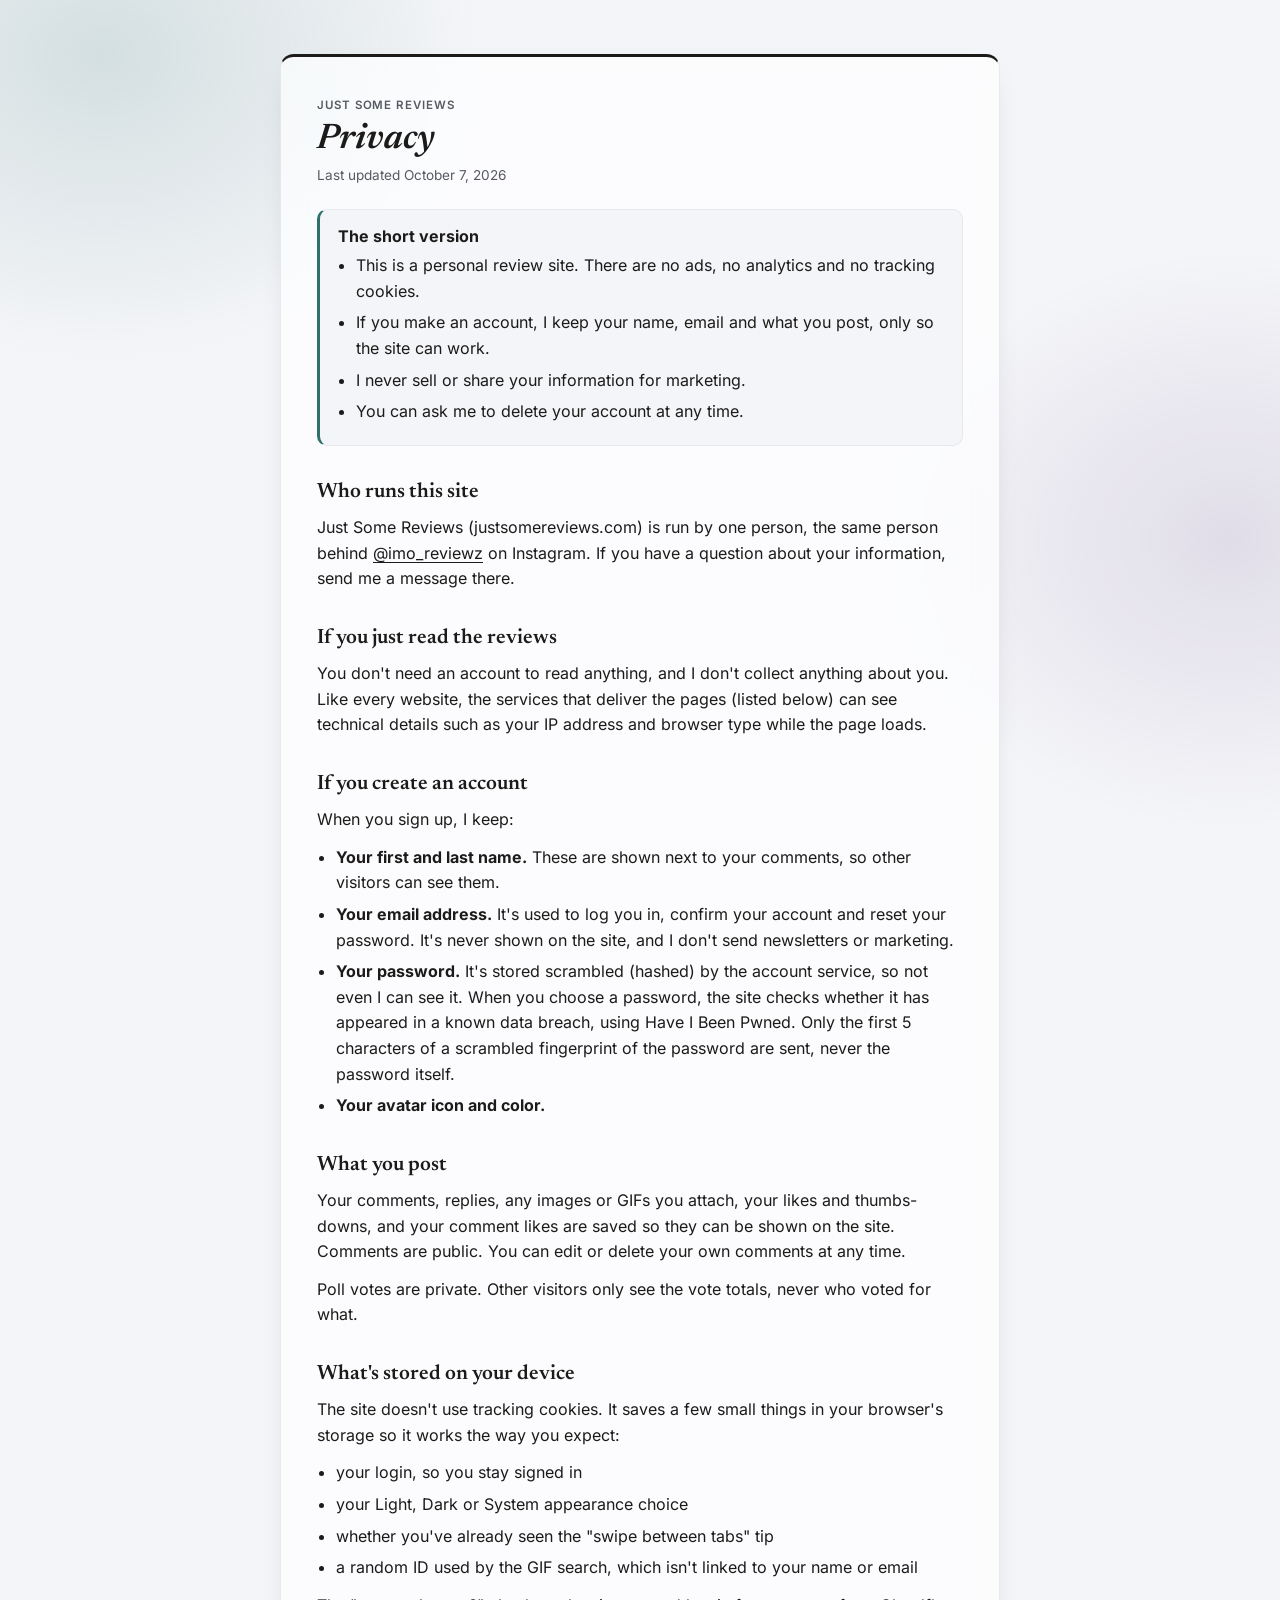
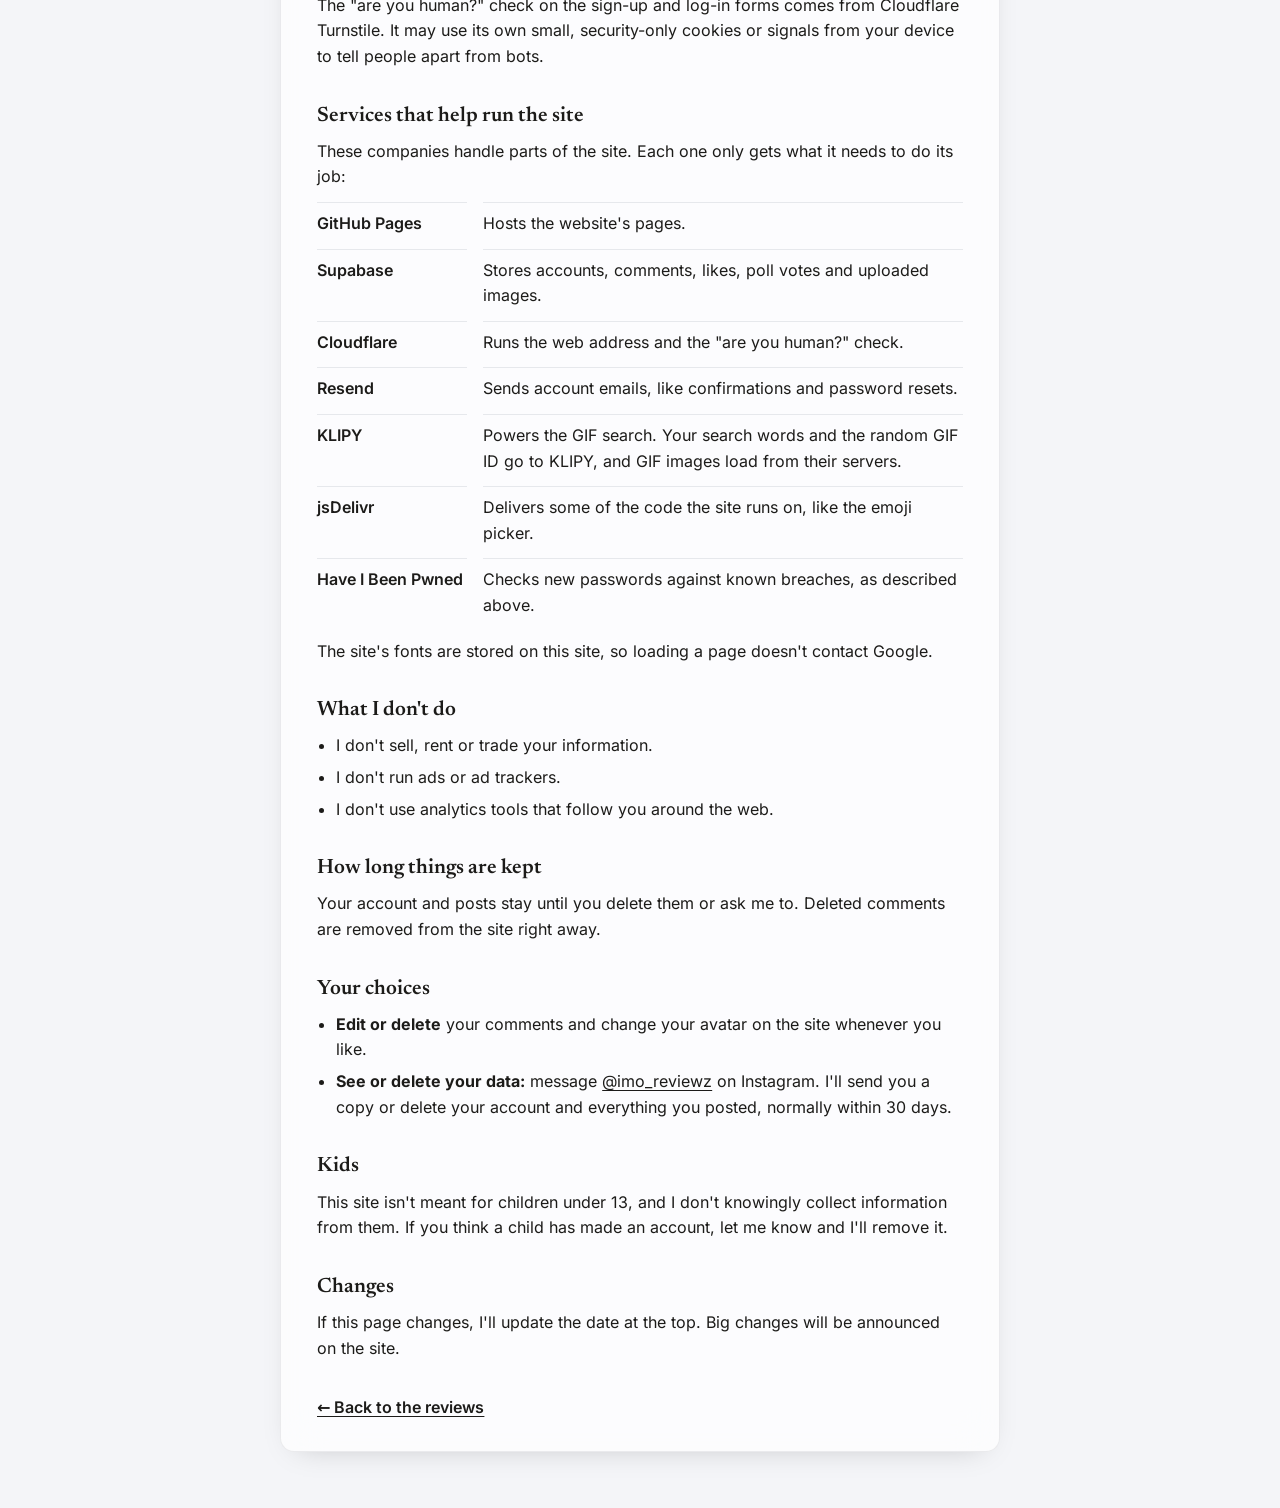
<file: privacy.html>
<!DOCTYPE html>
<html lang="en">
<head>
<meta charset="UTF-8">
<meta name="viewport" content="width=device-width, initial-scale=1">
<title>Privacy — Just Some Reviews</title>
<meta name="description" content="How Just Some Reviews handles your information.">
<script>
  try {
    const saved = localStorage.getItem('theme');
    if(saved === 'light' || saved === 'dark') document.documentElement.dataset.theme = saved;
  } catch(e) {}
</script>
<link rel="stylesheet" href="fonts/fonts.css">
<style>
  :root{
    color-scheme:light;
    --desk:#F4F5F8; --paper:rgba(255,255,255,0.7); --sheet-edge:rgba(28,32,40,0.08);
    --ink:#1C1B19; --ink-soft:#575A61; --rule:#E6E8EC; --tint:#F4F5F8;
    --film:#2F6F6E; --music:#6B4E8E; --tv:#B08B1E;
    --glow-a:rgba(47,111,110,0.16); --glow-b:rgba(107,78,142,0.14);
  }
  @media (prefers-color-scheme: dark){
    :root:not([data-theme="light"]){
      color-scheme:dark;
      --desk:#161513; --paper:rgba(33,31,28,0.7); --sheet-edge:rgba(255,255,255,0.07);
      --ink:#ECE7DD; --ink-soft:#A8A298; --rule:#37342F; --tint:#25231F;
      --glow-a:rgba(47,111,110,0.22); --glow-b:rgba(107,78,142,0.2);
    }
  }
  :root[data-theme="dark"]{
    color-scheme:dark;
    --desk:#161513; --paper:rgba(33,31,28,0.7); --sheet-edge:rgba(255,255,255,0.07);
    --ink:#ECE7DD; --ink-soft:#A8A298; --rule:#37342F; --tint:#25231F;
    --glow-a:rgba(47,111,110,0.22); --glow-b:rgba(107,78,142,0.2);
  }
  *{box-sizing:border-box;}
  body{margin:0;background:var(--desk);color:var(--ink);font-family:'Inter',system-ui,sans-serif;line-height:1.6;padding:clamp(20px, 6vh, 56px) 14px 56px;}
  body::before{content:'';position:fixed;inset:0;z-index:-1;pointer-events:none;
    background:radial-gradient(42vmax 34vmax at 8% 6%, var(--glow-a), transparent 70%), radial-gradient(38vmax 32vmax at 96% 60%, var(--glow-b), transparent 70%);}
  .card{max-width:720px;margin:0 auto;background:var(--paper);border:1px solid var(--sheet-edge);border-top:3px solid var(--ink);border-radius:14px;padding:34px 36px 30px;
    backdrop-filter:blur(20px) saturate(170%);-webkit-backdrop-filter:blur(20px) saturate(170%);box-shadow:0 10px 30px -18px rgba(0,0,0,.25);}
  .brand{display:inline-block;font-size:0.72rem;font-weight:600;letter-spacing:0.08em;color:var(--ink-soft);text-decoration:none;margin-bottom:6px;}
  .brand:hover{color:var(--ink);}
  h1{font-family:'Newsreader',Georgia,serif;font-style:italic;font-weight:600;font-size:2.2rem;line-height:1.15;margin:0 0 4px;}
  .updated{color:var(--ink-soft);font-size:0.85rem;margin:0 0 22px;}
  .summary{background:var(--tint);border:1px solid var(--rule);border-left:3px solid var(--film);border-radius:10px;padding:14px 18px;margin:0 0 26px;}
  .summary strong{display:block;margin-bottom:4px;}
  .summary ul{margin:0;padding-left:1.15em;}
  h2{font-family:'Newsreader',Georgia,serif;font-weight:600;font-size:1.3rem;margin:30px 0 6px;}
  p{margin:0 0 12px;}
  ul{margin:0 0 12px;padding-left:1.2em;}
  li{margin-bottom:6px;}
  a{color:var(--ink);text-underline-offset:3px;}
  .svc{display:grid;grid-template-columns:150px 1fr;gap:4px 16px;margin:6px 0 12px;padding:0;list-style:none;}
  .svc li{margin:0;padding:8px 0;border-top:1px solid var(--rule);}
  .svc li:nth-child(odd){font-weight:600;}
  .back{display:inline-block;margin-top:22px;font-weight:600;}
  @media (max-width: 560px){
    .card{padding:24px 18px 22px;}
    h1{font-size:1.8rem;}
    .svc{grid-template-columns:1fr;gap:0;}
    .svc li:nth-child(even){border-top:none;padding-top:0;}
  }
  @supports not ((backdrop-filter:blur(1px)) or (-webkit-backdrop-filter:blur(1px))){ .card{background:var(--desk);} }
</style>
</head>
<body>
<main class="card">
  <a class="brand" href="/">JUST SOME REVIEWS</a>
  <h1>Privacy</h1>
  <p class="updated">Last updated October 7, 2026</p>

  <div class="summary">
    <strong>The short version</strong>
    <ul>
      <li>This is a personal review site. There are no ads, no analytics and no tracking cookies.</li>
      <li>If you make an account, I keep your name, email and what you post, only so the site can work.</li>
      <li>I never sell or share your information for marketing.</li>
      <li>You can ask me to delete your account at any time.</li>
    </ul>
  </div>

  <h2>Who runs this site</h2>
  <p>Just Some Reviews (justsomereviews.com) is run by one person, the same person behind <a href="https://www.instagram.com/imo_reviewz/" target="_blank" rel="noopener noreferrer">@imo_reviewz</a> on Instagram. If you have a question about your information, send me a message there.</p>

  <h2>If you just read the reviews</h2>
  <p>You don't need an account to read anything, and I don't collect anything about you. Like every website, the services that deliver the pages (listed below) can see technical details such as your IP address and browser type while the page loads.</p>

  <h2>If you create an account</h2>
  <p>When you sign up, I keep:</p>
  <ul>
    <li><strong>Your first and last name.</strong> These are shown next to your comments, so other visitors can see them.</li>
    <li><strong>Your email address.</strong> It's used to log you in, confirm your account and reset your password. It's never shown on the site, and I don't send newsletters or marketing.</li>
    <li><strong>Your password.</strong> It's stored scrambled (hashed) by the account service, so not even I can see it. When you choose a password, the site checks whether it has appeared in a known data breach, using Have I Been Pwned. Only the first 5 characters of a scrambled fingerprint of the password are sent, never the password itself.</li>
    <li><strong>Your avatar icon and color.</strong></li>
  </ul>

  <h2>What you post</h2>
  <p>Your comments, replies, any images or GIFs you attach, your likes and thumbs-downs, and your comment likes are saved so they can be shown on the site. Comments are public. You can edit or delete your own comments at any time.</p>
  <p>Poll votes are private. Other visitors only see the vote totals, never who voted for what.</p>

  <h2>What's stored on your device</h2>
  <p>The site doesn't use tracking cookies. It saves a few small things in your browser's storage so it works the way you expect:</p>
  <ul>
    <li>your login, so you stay signed in</li>
    <li>your Light, Dark or System appearance choice</li>
    <li>whether you've already seen the "swipe between tabs" tip</li>
    <li>a random ID used by the GIF search, which isn't linked to your name or email</li>
  </ul>
  <p>The "are you human?" check on the sign-up and log-in forms comes from Cloudflare Turnstile. It may use its own small, security-only cookies or signals from your device to tell people apart from bots.</p>

  <h2>Services that help run the site</h2>
  <p>These companies handle parts of the site. Each one only gets what it needs to do its job:</p>
  <ul class="svc">
    <li>GitHub Pages</li><li>Hosts the website's pages.</li>
    <li>Supabase</li><li>Stores accounts, comments, likes, poll votes and uploaded images.</li>
    <li>Cloudflare</li><li>Runs the web address and the "are you human?" check.</li>
    <li>Resend</li><li>Sends account emails, like confirmations and password resets.</li>
    <li>KLIPY</li><li>Powers the GIF search. Your search words and the random GIF ID go to KLIPY, and GIF images load from their servers.</li>
    <li>jsDelivr</li><li>Delivers some of the code the site runs on, like the emoji picker.</li>
    <li>Have I Been Pwned</li><li>Checks new passwords against known breaches, as described above.</li>
  </ul>
  <p>The site's fonts are stored on this site, so loading a page doesn't contact Google.</p>

  <h2>What I don't do</h2>
  <ul>
    <li>I don't sell, rent or trade your information.</li>
    <li>I don't run ads or ad trackers.</li>
    <li>I don't use analytics tools that follow you around the web.</li>
  </ul>

  <h2>How long things are kept</h2>
  <p>Your account and posts stay until you delete them or ask me to. Deleted comments are removed from the site right away.</p>

  <h2>Your choices</h2>
  <ul>
    <li><strong>Edit or delete</strong> your comments and change your avatar on the site whenever you like.</li>
    <li><strong>See or delete your data:</strong> message <a href="https://www.instagram.com/imo_reviewz/" target="_blank" rel="noopener noreferrer">@imo_reviewz</a> on Instagram. I'll send you a copy or delete your account and everything you posted, normally within 30 days.</li>
  </ul>

  <h2>Kids</h2>
  <p>This site isn't meant for children under 13, and I don't knowingly collect information from them. If you think a child has made an account, let me know and I'll remove it.</p>

  <h2>Changes</h2>
  <p>If this page changes, I'll update the date at the top. Big changes will be announced on the site.</p>

  <a class="back" href="/">&larr; Back to the reviews</a>
</main>
</body>
</html>
</file>
<file: fonts/fonts.css>
/* Self-hosted fonts for Just Some Reviews, so visitors' browsers don't contact Google Fonts. */
@font-face{font-family:'Newsreader';font-style:normal;font-display:swap;font-weight:200 800;src:url('newsreader-latin-opsz-normal.woff2') format('woff2');unicode-range:U+0000-00FF,U+0131,U+0152-0153,U+02BB-02BC,U+02C6,U+02DA,U+02DC,U+0304,U+0308,U+0329,U+2000-206F,U+20AC,U+2122,U+2191,U+2193,U+2212,U+2215,U+FEFF,U+FFFD;}
@font-face{font-family:'Newsreader';font-style:italic;font-display:swap;font-weight:200 800;src:url('newsreader-latin-opsz-italic.woff2') format('woff2');unicode-range:U+0000-00FF,U+0131,U+0152-0153,U+02BB-02BC,U+02C6,U+02DA,U+02DC,U+0304,U+0308,U+0329,U+2000-206F,U+20AC,U+2122,U+2191,U+2193,U+2212,U+2215,U+FEFF,U+FFFD;}
@font-face{font-family:'Inter';font-style:normal;font-display:swap;font-weight:100 900;src:url('inter-latin-wght-normal.woff2') format('woff2');unicode-range:U+0000-00FF,U+0131,U+0152-0153,U+02BB-02BC,U+02C6,U+02DA,U+02DC,U+0304,U+0308,U+0329,U+2000-206F,U+20AC,U+2122,U+2191,U+2193,U+2212,U+2215,U+FEFF,U+FFFD;}
@font-face{font-family:'Nunito';font-style:normal;font-display:swap;font-weight:200 1000;src:url('nunito-latin-wght-normal.woff2') format('woff2');unicode-range:U+0000-00FF,U+0131,U+0152-0153,U+02BB-02BC,U+02C6,U+02DA,U+02DC,U+0304,U+0308,U+0329,U+2000-206F,U+20AC,U+2122,U+2191,U+2193,U+2212,U+2215,U+FEFF,U+FFFD;}
@font-face{font-family:'Newsreader';font-style:normal;font-display:swap;font-weight:200 800;src:url('newsreader-latin-ext-opsz-normal.woff2') format('woff2');unicode-range:U+0100-02BA,U+02BD-02C5,U+02C7-02CC,U+02CE-02D7,U+02DD-02FF,U+0304,U+0308,U+0329,U+1D00-1DBF,U+1E00-1E9F,U+1EF2-1EFF,U+2020,U+20A0-20AB,U+20AD-20C0,U+2113,U+2C60-2C7F,U+A720-A7FF;}
@font-face{font-family:'Newsreader';font-style:italic;font-display:swap;font-weight:200 800;src:url('newsreader-latin-ext-opsz-italic.woff2') format('woff2');unicode-range:U+0100-02BA,U+02BD-02C5,U+02C7-02CC,U+02CE-02D7,U+02DD-02FF,U+0304,U+0308,U+0329,U+1D00-1DBF,U+1E00-1E9F,U+1EF2-1EFF,U+2020,U+20A0-20AB,U+20AD-20C0,U+2113,U+2C60-2C7F,U+A720-A7FF;}
@font-face{font-family:'Inter';font-style:normal;font-display:swap;font-weight:100 900;src:url('inter-latin-ext-wght-normal.woff2') format('woff2');unicode-range:U+0100-02BA,U+02BD-02C5,U+02C7-02CC,U+02CE-02D7,U+02DD-02FF,U+0304,U+0308,U+0329,U+1D00-1DBF,U+1E00-1E9F,U+1EF2-1EFF,U+2020,U+20A0-20AB,U+20AD-20C0,U+2113,U+2C60-2C7F,U+A720-A7FF;}
@font-face{font-family:'Nunito';font-style:normal;font-display:swap;font-weight:200 1000;src:url('nunito-latin-ext-wght-normal.woff2') format('woff2');unicode-range:U+0100-02BA,U+02BD-02C5,U+02C7-02CC,U+02CE-02D7,U+02DD-02FF,U+0304,U+0308,U+0329,U+1D00-1DBF,U+1E00-1E9F,U+1EF2-1EFF,U+2020,U+20A0-20AB,U+20AD-20C0,U+2113,U+2C60-2C7F,U+A720-A7FF;}
</file>
